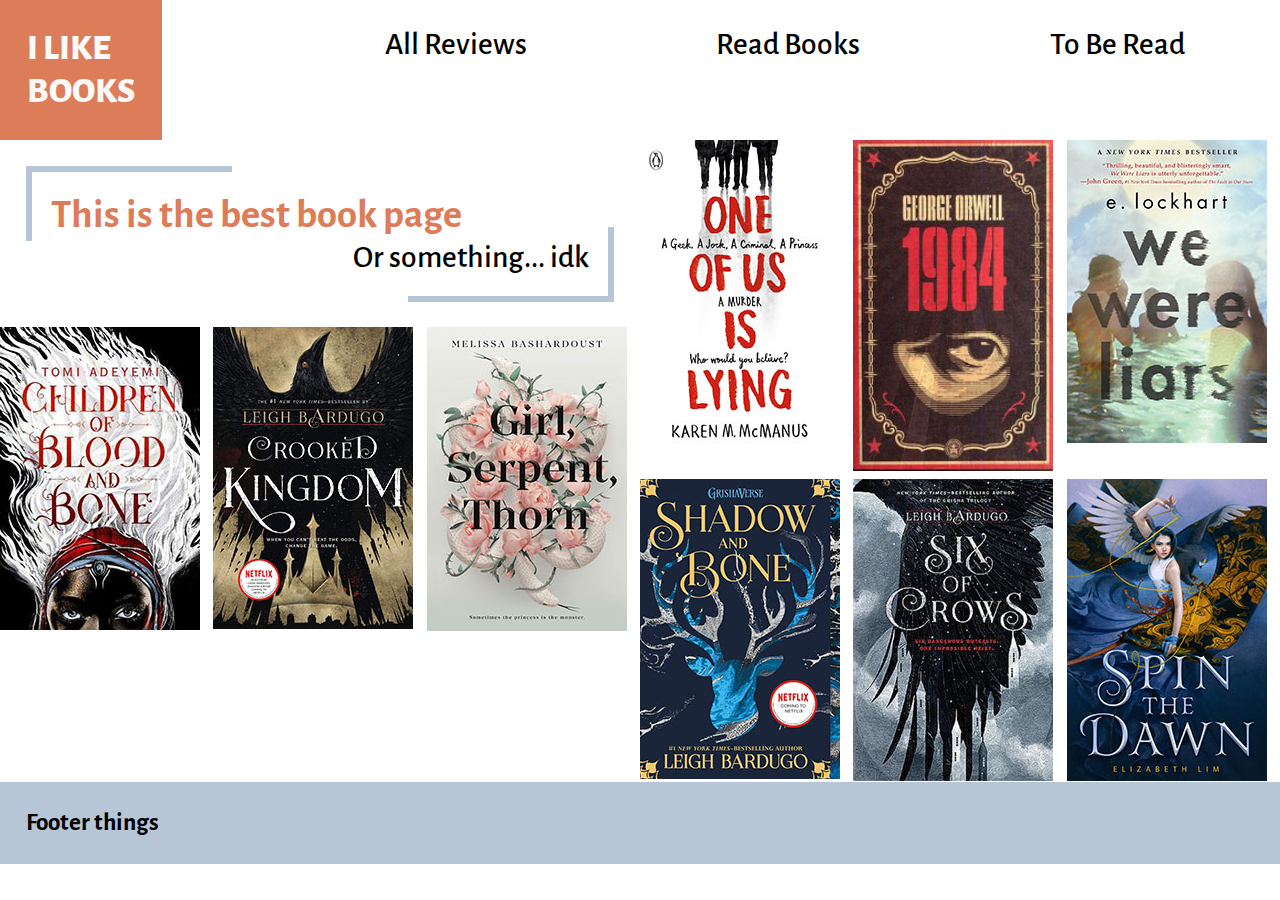
<file: index.html>
<!DOCTYPE html>
<html lang="en">

<head>
    <meta charset="UTF-8">
    <meta http-equiv="X-UA-Compatible" content="IE=edge">
    <meta name="viewport" content="width=device-width, initial-scale=1.0">
    <link rel="stylesheet" href="css/style.css" />
    <script defer src="js/app-index.js"></script>

    <title>Book thing</title>
</head>

<body>
    <header class="grid">
        <div class="flex column page-logo">
            <a href="index.html">I LIKE</a>
            <a href="index.html">BOOKS</a>
        </div>
        <nav class="flex around">
            <a href="reviews.html" class="bigger-text">All Reviews</a>
            <a href="read-books.html" class="bigger-text">Read Books</a>
            <a href="tbr.html" class="bigger-text">To Be Read</a>
        </nav>
    </header>
    <main class="grid first-page" id="app-root">
        <div class="border-thing">
            <h1 class="page-title">This is the best book page</h1>
            <p class="bigger-text">Or something... idk</p>
        </div>
    </main>
    <footer>
        <p class="medium-text">Footer things</p>
    </footer>
</body>

</html>
</file>
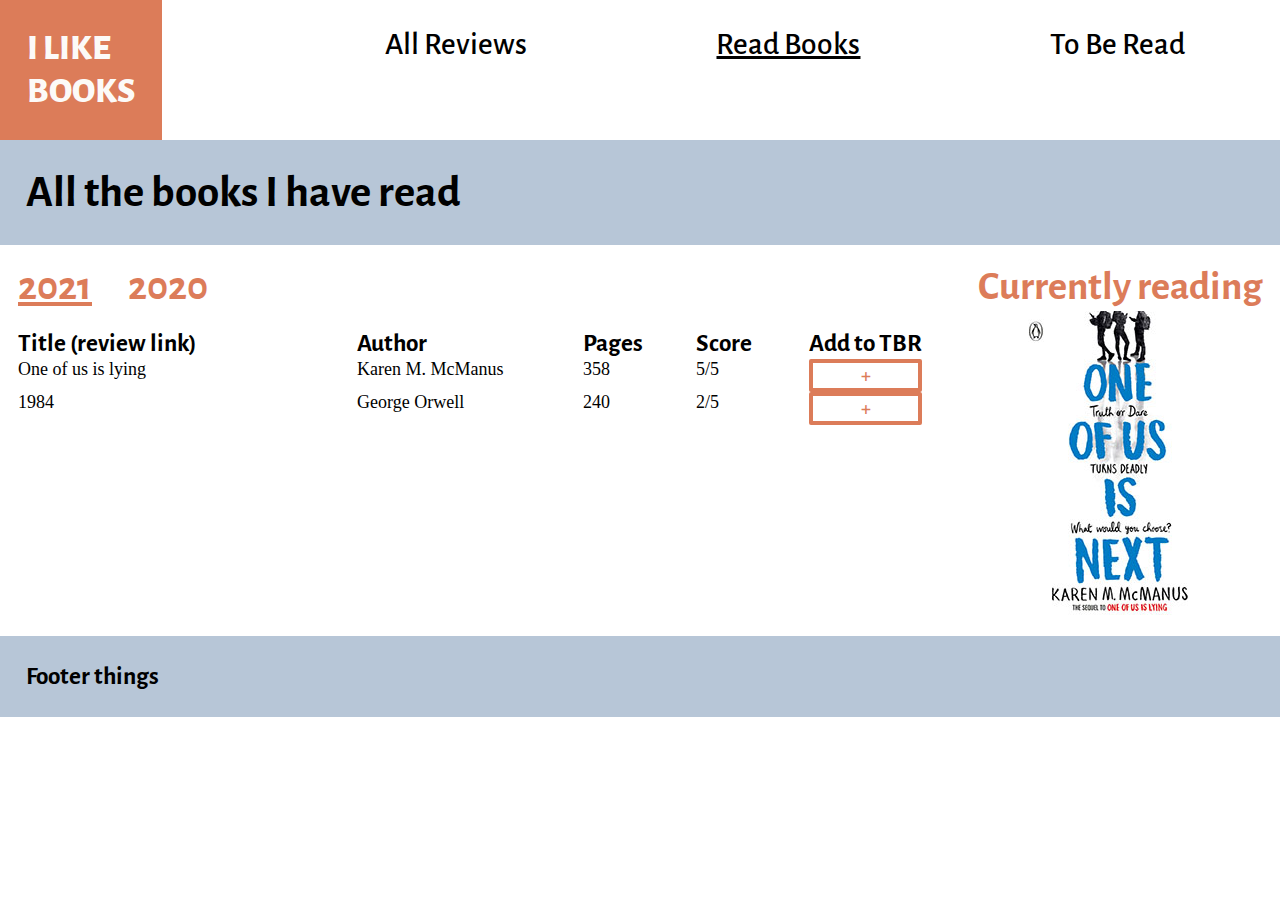
<file: read-books.html>
<!DOCTYPE html>
<html lang="en">

<head>
    <meta charset="UTF-8">
    <meta http-equiv="X-UA-Compatible" content="IE=edge">
    <meta name="viewport" content="width=device-width, initial-scale=1.0">
    <link rel="stylesheet" href="css/style.css" />
    <script defer src="js/app-read-books.js"></script>
    <title>Book thing</title>
</head>

<body>
    <header class="grid">
        <div class="flex column page-logo">
            <a href="index.html">I LIKE</a>
            <a href="index.html">BOOKS</a>
        </div>
        <nav class="flex around">
            <a href="reviews.html" class="bigger-text">All Reviews</a>
            <a href="read-books.html" class="bigger-text underline">Read Books</a>
            <a href="tbr.html" class="bigger-text">To Be Read</a>
        </nav>
    </header>
    <main class="read-main">
        <h1 class="title span-2">All the books I have read</h1>
        <div class="flex between start">
            <section class="grid read-books">
                <h2 class="year-btn page-title underline" id="btn-2021">2021</h2>
                <h2 class="year-btn page-title" id="btn-2020">2020</h2>
                <div id="read-books-2021" class="span-end">
                    <ul id="app-2021-root">
                        <li class="grid book-list">
                            <p class="medium-text list-title">Title (review link)</p>
                            <p class="medium-text author">Author</p>
                            <p class="medium-text">Pages</p>
                            <p class="medium-text">Score</p>
                            <p class="medium-text">Add to TBR</p>
                        </li>
                    </ul>
                </div>
                <div class="hide span-end" id="read-books-2020">
                    <ul id="app-2020-root">
                        <li class="grid book-list">
                            <p class="medium-text list-title">Title (review link)</p>
                            <p class="medium-text author">Author</p>
                            <p class="medium-text">Pages</p>
                            <p class="medium-text">Score</p>
                            <p class="medium-text">Add to TBR</p>
                        </li>
                    </ul>
                </div>
            </section>
            <article class="currently-reading margin-1">
                <h2 class="page-title">Currently reading</h2>
                <div id="current-read-root" class="flex column center"></div>
            </article>
        </div>

    </main>
    <footer>
        <p class="medium-text">Footer things</p>
    </footer>
</body>

</html>
</file>
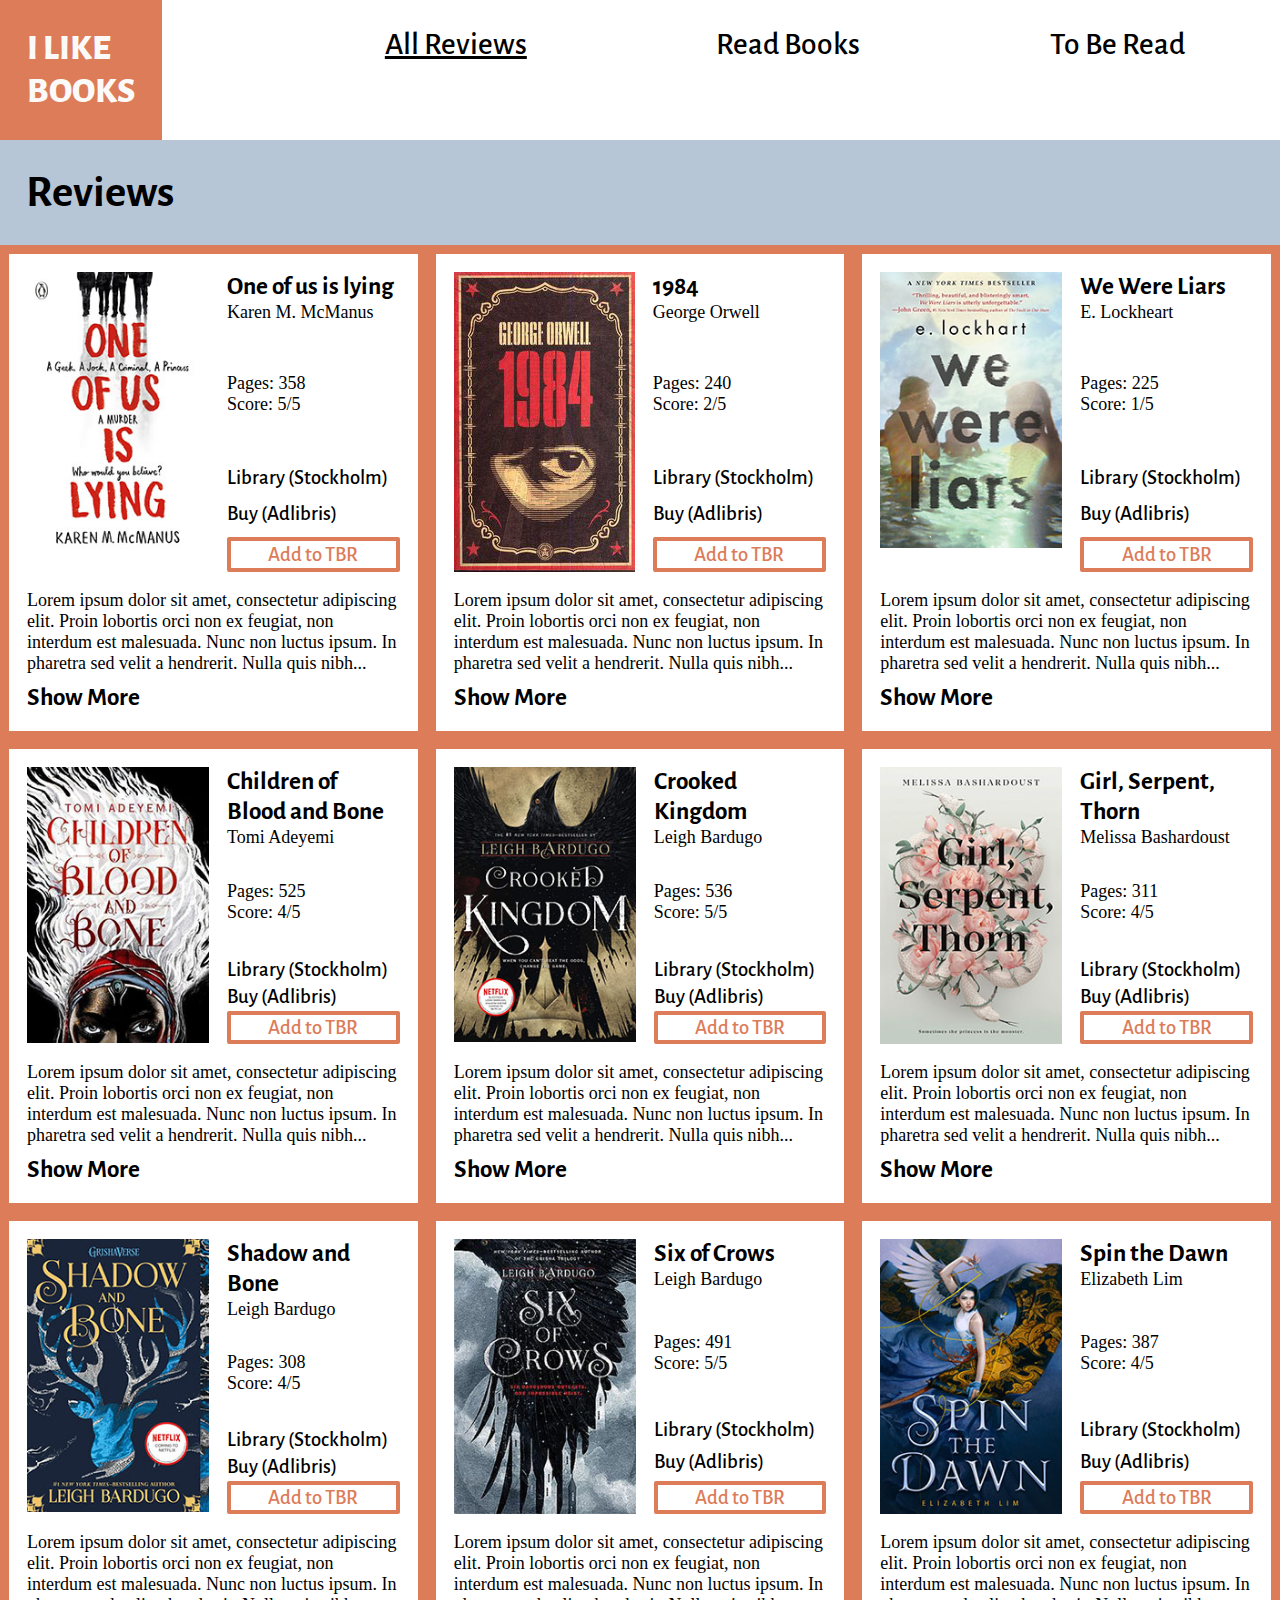
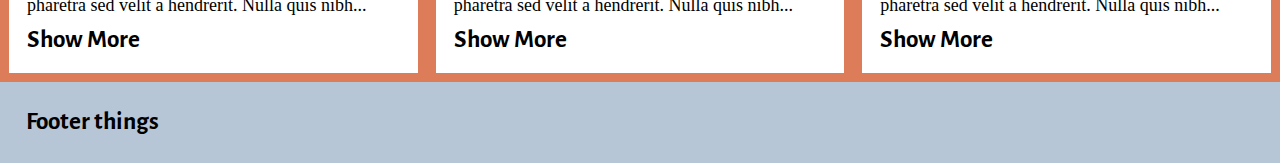
<file: reviews.html>
<!DOCTYPE html>
<html lang="en">

<head>
    <meta charset="UTF-8">
    <meta http-equiv="X-UA-Compatible" content="IE=edge">
    <meta name="viewport" content="width=device-width, initial-scale=1.0">
    <link rel="stylesheet" href="css/style.css" />
    <script defer src="js/app-reviews.js"></script>
    <title>Book thing</title>
</head>

<body>
    <header class="grid">
        <div class="flex column page-logo">
            <a href="index.html">I LIKE</a>
            <a href="index.html">BOOKS</a>
        </div>
        <nav class="flex around">
            <a href="reviews.html" class="bigger-text underline">All Reviews</a>
            <a href="read-books.html" class="bigger-text">Read Books</a>
            <a href="tbr.html" class="bigger-text">To Be Read</a>
        </nav>
    </header>
    <main>
        <h1 class="title">Reviews</h1>
        <section class="grid reviews-main" id="app-root"></section>
    </main>
    <footer>
        <p class="medium-text">Footer things</p>
    </footer>
</body>

</html>
</file>
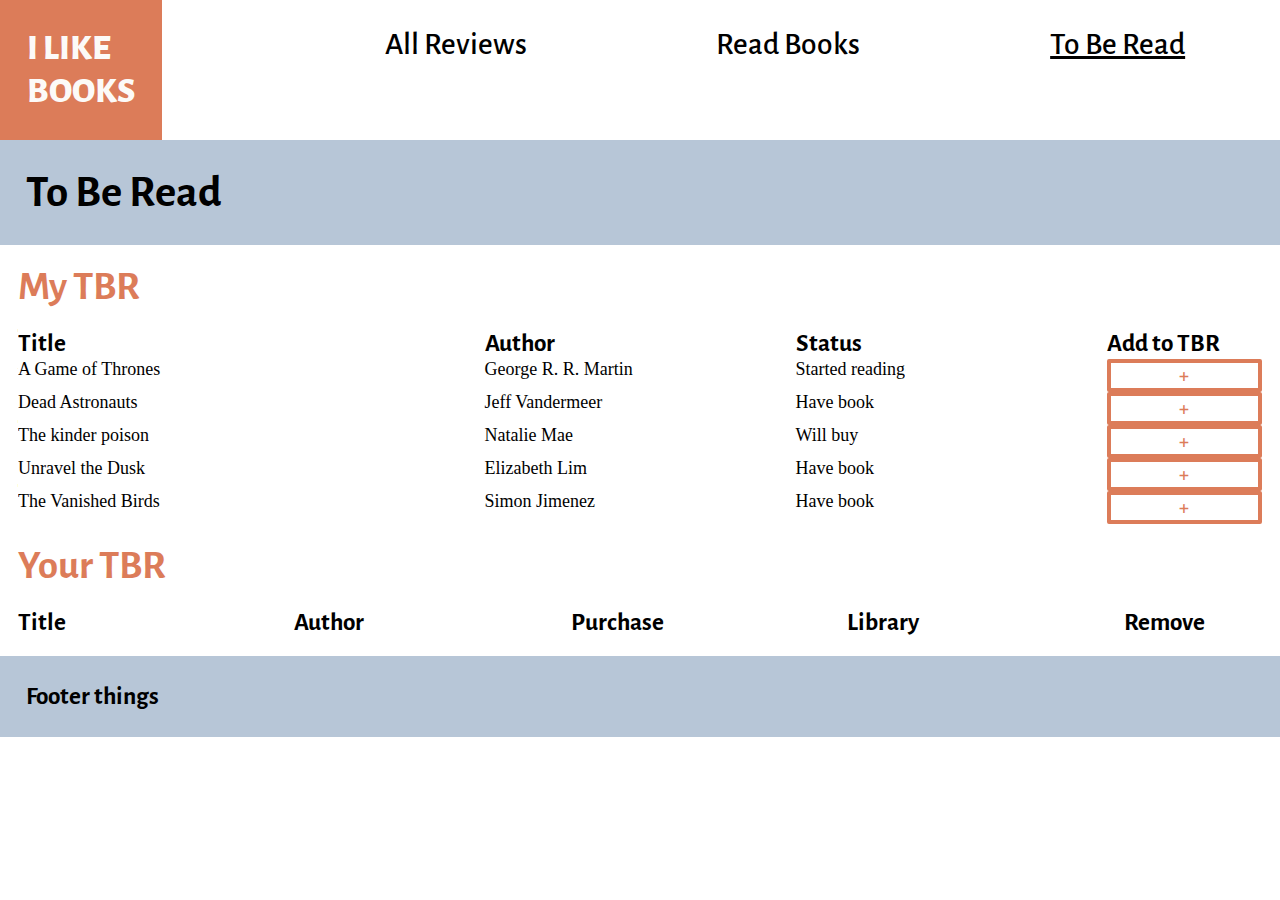
<file: tbr.html>
<!DOCTYPE html>
<html lang="en">

<head>
    <meta charset="UTF-8">
    <meta http-equiv="X-UA-Compatible" content="IE=edge">
    <meta name="viewport" content="width=device-width, initial-scale=1.0">
    <link rel="stylesheet" href="css/style.css" />
    <script defer src="js/app-tbr.js"></script>
    <title>Book thing</title>
</head>

<body>
    <header class="grid">
        <div class="flex column page-logo">
            <a href="index.html">I LIKE</a>
            <a href="index.html">BOOKS</a>
        </div>
        <nav class="flex around">
            <a href="reviews.html" class="bigger-text">All Reviews</a>
            <a href="read-books.html" class="bigger-text">Read Books</a>
            <a href="tbr.html" class="bigger-text underline">To Be Read</a>
        </nav>
    </header>
    <main>
        <h1 class="title">To Be Read</h1>
        <h2 class="page-title margin-1">My TBR</h2>
        <section>
            <ul id="app-root" class="margin-1">
                <li class="grid my-tbr-list">
                    <p class="medium-text">Title</p>
                    <p class="medium-text author">Author</p>
                    <p class="medium-text">Status</p>
                    <p class="medium-text">Add to TBR</p>
                </li>
            </ul>
        </section>
        <h2 class="page-title margin-1">Your TBR</h2>
        <section>
            <ul class="margin-sides">
                <li class="grid your-tbr-list">
                    <p class="medium-text">Title</p>
                    <p class="medium-text author">Author</p>
                    <p class="medium-text">Purchase</p>
                    <p class="medium-text">Library</p>
                    <p class="medium-text">Remove</p>
                </li>
            </ul>
            <div id="tbr-app-root" class="margin-not-top"></div>
        </section>
    </main>
    <footer>
        <p class="medium-text">Footer things</p>
    </footer>
</body>

</html>
</file>
<file: css/style.css>
@import url("https://fonts.googleapis.com/css2?family=Alegreya+Sans:wght@400;500;700;800&family=Alegreya:wght@400;500;600;700&display=swap");

* {
  margin: 0;
  padding: 0;
  box-sizing: border-box;
  font-size: 18px;
  list-style: none;
}

:root {
  --blue: #b7c6d7;
  --orange: #dc7c59;
  --almost-white: #fcfaf8;
}

footer {
  padding: 2vw;
  background-color: var(--blue);
}

nav {
  margin-top: 2vw;
  margin-left: 10vw;
}

.margin-1 {
  margin: 1rem;
}

.margin-sides {
  margin-left: 1rem;
  margin-right: 1rem;
}

.margin-not-top {
  margin: 0 1rem 1rem 1rem;
}

a {
  text-decoration: none;
  color: black;
}

a:hover {
  text-decoration: underline;
}

.hide {
  display: none;
}

.grid {
  display: grid;
}

.flex {
  display: flex;
}

.around {
  justify-content: space-around;
}

.between {
  justify-content: space-between;
}

.column {
  flex-direction: column;
}

.center {
  justify-content: center;
  align-items: center;
}

.start {
  align-items: flex-start;
}

.title {
  font-family: "Alegreya Sans", sans-serif;
  font-size: 2.5rem;
  font-weight: 700;
  color: black;
  padding: 2vw;
  background-color: var(--blue);
}

.page-title {
  font-family: "Alegreya Sans", sans-serif;
  font-size: 2.25rem;
  font-weight: 700;
  color: var(--orange);
}

.medium-text {
  font-family: "Alegreya Sans", sans-serif;
  font-size: 1.4rem;
  font-weight: 600;
}

.bigger-text {
  font-family: "Alegreya Sans", sans-serif;
  font-size: 1.75rem;
  font-weight: 500;
}

.button-text {
  font-family: "Alegreya Sans", sans-serif;
  font-size: 1.15rem;
  font-weight: 500;
}

.button-text:hover {
  text-decoration: none;
  font-weight: 700;
}

.underline {
  text-decoration: underline;
}

header,
.review {
  grid-template-columns: auto 1fr;
}

.read-books {
  grid-template-columns: auto auto 1fr;
}

.first-page {
  grid-template-columns: repeat(auto-fit, minmax(200px, 1fr));
}

.my-tbr-list {
  grid-template-columns: 3fr 2fr 2fr 1fr;
}

.your-tbr-list {
  grid-template-columns: repeat(4, 2fr) 1fr;
}

.reviews-main {
  grid-template-columns: repeat(auto-fit, minmax(340px, 1fr));
}

.review {
  grid-template-rows: auto 1fr auto 1fr 0.5fr 0.5fr 0.5fr auto;
  padding: 1rem;
  border: 0.5rem solid var(--orange);
}

.review img {
  grid-row: 1 / 8;
  padding-right: 1rem;
  max-width: 200px;
}

.first-page img {
  width: 200px;
}

.review button,
.book-list button,
.my-tbr-list button,
.your-tbr-list button {
  max-width: 50vw;
  border-radius: 2px;
  border: 0.25rem solid var(--orange);
  background-color: white;
  color: var(--orange);
}

.book-list button:hover,
.my-tbr-list button:hover,
.your-tbr-list button:hover {
  border-color: white;
  background-color: var(--orange);
  color: white;
}

.review-text {
  margin: 1rem 0 0.5rem 0;
}

.book-list {
  grid-template-columns: 3fr 2fr 1fr 1fr 1fr;
}

.currently-reading {
  place-self: center;
}

.read-books {
  margin: 1rem;
}

.year-btn {
  align-self: end;
  margin: 0 2rem 1rem 0;
}

.year-btn:hover {
  text-decoration: underline;
  cursor: pointer;
}

.span-end {
  grid-column: 1 / -1;
}

.span-2 {
  grid-column: span 2;
}

.span-2-row {
  grid-row: span 2;
}

.span-3 {
  grid-column: span 3;
}

.page-logo {
  background-color: var(--orange);
  padding: 1.5rem;
}

.page-logo a {
  color: var(--almost-white);
  font-family: "Alegreya Sans", sans-serif;
  font-size: 2rem;
  font-weight: 800;
}

.page-logo a:hover {
  text-decoration: none;
}

.border-thing {
  position: relative;
  grid-column: span 3;
  margin: 2vw;
}

.border-thing h1 {
  padding: 2vw 0 0 2vw;
}

.border-thing p {
  padding: 0 2vw 2vw 0;
  text-align: end;
}

.border-thing:before,
.border-thing:after {
  content: "";
  display: block;
  position: absolute;
  background-color: transparent;
  pointer-events: none;
}

.border-thing:before {
  top: 0;
  left: 0;
  right: 65%;
  bottom: 45%;
  border-top: 0.35rem solid var(--blue);
  border-left: 0.35rem solid var(--blue);
}

.border-thing:after {
  top: 45%;
  left: 65%;
  right: 0%;
  bottom: 0;
  border-bottom: 0.35rem solid var(--blue);
  border-right: 0.35rem solid var(--blue);
}

@media screen and (max-width: 620px) {
  * {
    font-size: 12px;
  }

  p,
  a {
    font-size: 1.5rem;
  }

  .reviews-main {
    grid-template-columns: repeat(auto-fit, minmax(300px, 1fr));
  }

  .review img {
    max-width: 150px;
  }

  .border-thing {
    grid-column: span 1;
  }

  .first-page img {
    justify-self: center;
  }

  nav,
  .read-main div {
    flex-direction: column;
  }

  .my-tbr-list {
    grid-template-columns: 2fr 2fr 1fr;
  }

  .your-tbr-list {
    grid-template-columns: 2fr 1.2fr 1.2fr 0.8fr;
  }

  .author {
    grid-column-start: 1;
    margin-bottom: 1rem;
  }

  .book-title {
    font-weight: 600;
  }

  .book-list {
    grid-template-columns: 2fr 1.2fr 1.2fr 0.8fr;
  }

  .list-title {
    grid-column: span 4;
  }
}
</file>
